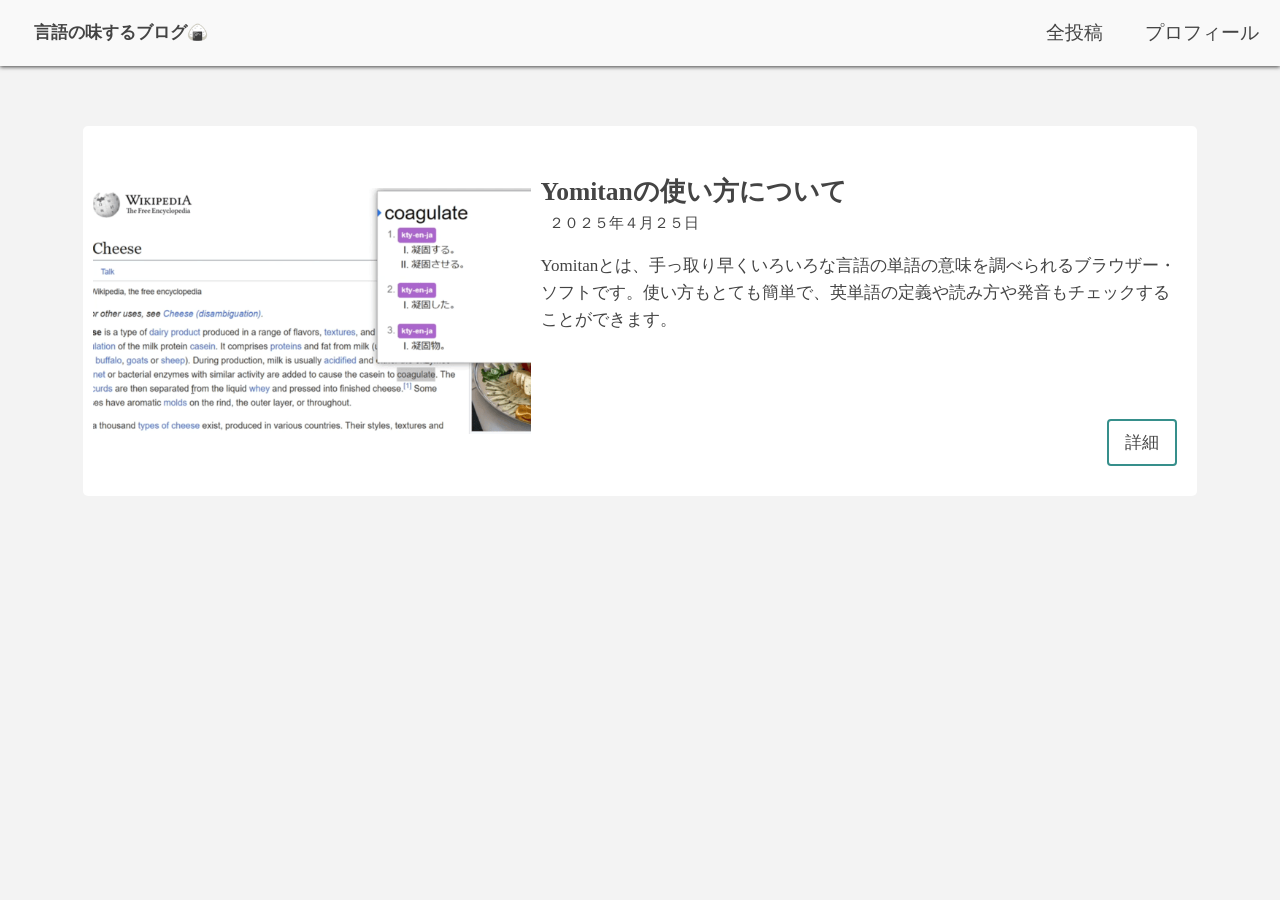
<file: ja/index.html>
<!DOCTYPE html>
<html lang="ja">
<head>
    <meta charset="UTF-8">
    <meta name="robots" content="noindex">
    <meta name="viewport" content="width=device-width, initial-scale=1.0">
    <meta name="description" content="このブログは日本語と英語をテーマにしたものです。主に、言語を勉強するソフトを設定のことを書いています。">
    <meta name="google-site-verification" content="_SCb79MQQsaVk4-meTRTT8BrRZhNSLx7GA8zhKPpbQs" />
    <link rel="stylesheet" href="../style-main-page.css">
    <link rel="icon" href="data:image/svg+xml,<svg xmlns='http://www.w3.org/2000/svg' viewBox='0 0 100 100'><text y='.9em' font-size='90'>🍙</text></svg>"/>
    <title>言語の味するブログ🍙</title>
</head>

<!-- Google tag (gtag.js) -->
<script async src="https://www.googletagmanager.com/gtag/js?id=G-3ZZCG33VS1"></script>
<script>
    window.dataLayer = window.dataLayer || [];
    function gtag(){dataLayer.push(arguments);}
    gtag('js', new Date());

    gtag('config', 'G-3ZZCG33VS1');
</script>

<body>
    <header>
        <div class="logo-text">
            <a href="." class="logo-link">言語の味するブログ🍙</a>
        </div>
        <nav class="main-nav">
            <ul class="right-nav">
                <li>
                    <a href=".">全投稿</a>
                </li>
                <li>
                    <a href="profile.html">プロフィール</a>
                </li>
            </ul>
        </nav>
    </header>

    <main class="main-page-content">
        <section class="main-page-center">
            <article class="card">
                <img src="post-resources/yomitan-usage/videoframe_4961.png" alt="Yomitanが開いていて、英単語と日本語の説明が表示されている" class="card-image">
                <div class="card-body">
                    <h2 class="card-title"><a href="posts/yomitan.html">Yomitanの使い方について</a></h2>
                    <time datetime="2025-04-25">２０２５年４月２５日</time>
                    <p class="card-description">
                        Yomitanとは、手っ取り早くいろいろな言語の単語の意味を調べられるブラウザー・ソフトです。使い方もとても簡単で、英単語の定義や読み方や発音もチェックすることができます。</p>
                    <a href="posts/yomitan.html" class="btn-read-more">詳細</a>
                </div>
            </article>

            <!-- <article class="card">
                <img src="/post-resources/01-04-25/01-04-25.jpg" alt="" class="card-image">
                <div class="card-body">
                    <h2 class="card-title"><a href="">The post title</a></h2>
                    <time datetime="2025-04-01">1 апреля 2025 г.</time>
                    <p class="card-description">
                        Lorem ipsum dolor sit amet consectetur adipisicing elit. Eius, asperiores reprehenderit. Eaque maiores omnis, provident architecto assumenda voluptatum nam voluptate, fugit enim aliquid corporis iusto, nobis amet beatae tempore qui.
                    </p>
                    <a href="#" class="btn-read-more">Read more</a>
                </div>
            </article> -->

            <!-- <article class="card">
                <img src="/post-resources/02-04-25/02-04-25.jpg" alt="" class="card-image">
                <div class="card-body">
                    <h2 class="card-title"><a href="">The post title</a></h2>
                    <time datetime="2025-04-01">1 апреля 2025 г.</time>
                    <p class="card-description">
                        Lorem ipsum dolor sit amet consectetur adipisicing elit. Eius, asperiores reprehenderit. Eaque maiores omnis, provident architecto assumenda voluptatum nam voluptate, fugit enim aliquid corporis iusto, nobis amet beatae tempore qui.
                    </p>
                    <a href="#" class="btn-read-more">Read more</a>
                </div>
            </article> -->
        </section>
    </main>
</body>
</html>
</file>
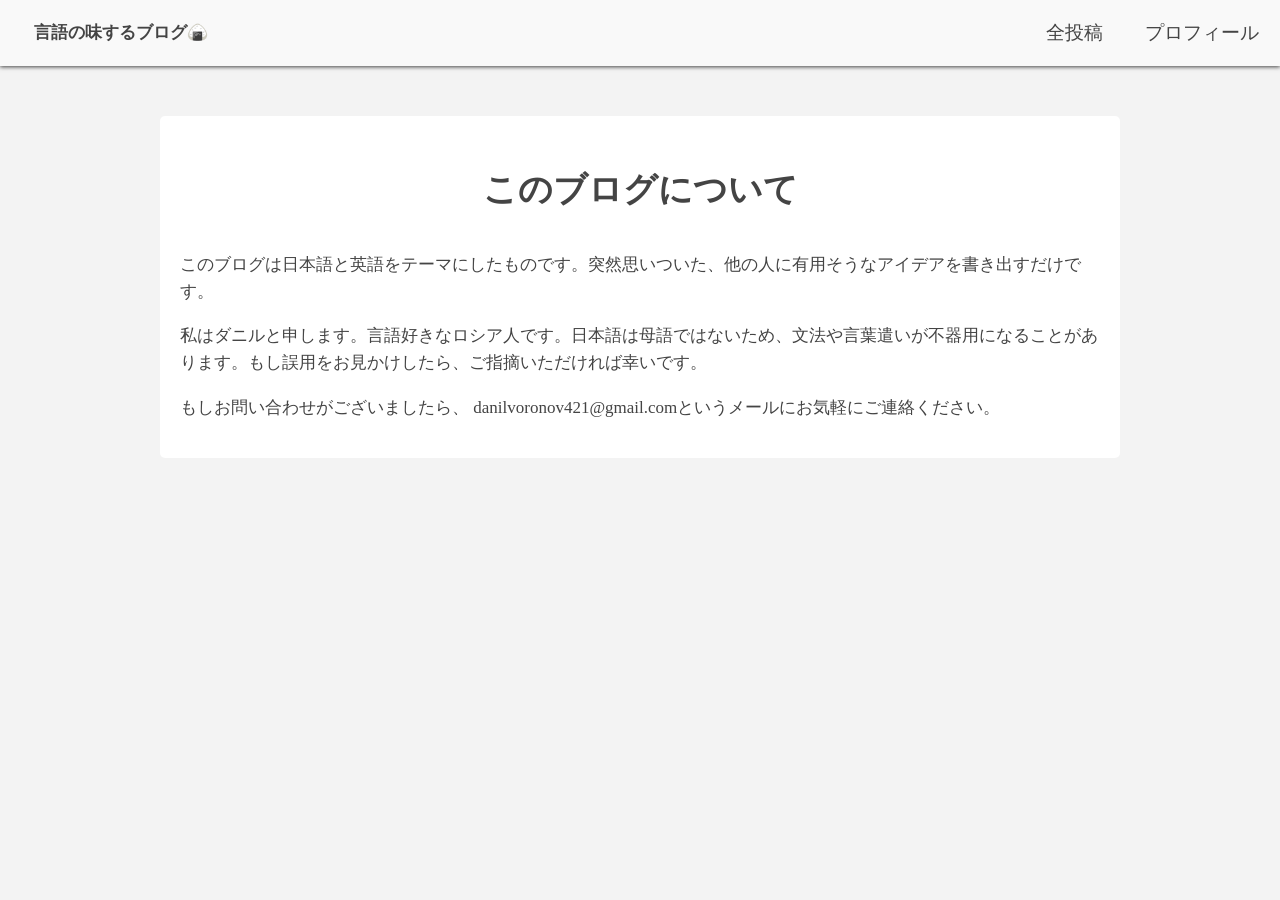
<file: ja/profile.html>
<!DOCTYPE html>
<html lang="ja">
<head>
    <meta charset="UTF-8">
    <meta name="robots" content="noindex">
    <meta name="viewport" content="width=device-width, initial-scale=1.0">
    <link rel="stylesheet" href="../style-main-page.css">
    <link rel="stylesheet" href="../style-post.css">
    <link rel="icon" href="data:image/svg+xml,<svg xmlns='http://www.w3.org/2000/svg' viewBox='0 0 100 100'><text y='.9em' font-size='90'>🍙</text></svg>"/>
    <title>プロフィール</title>
</head>

<!-- Google tag (gtag.js) -->
<script async src="https://www.googletagmanager.com/gtag/js?id=G-3ZZCG33VS1"></script>
<script>
    window.dataLayer = window.dataLayer || [];
    function gtag(){dataLayer.push(arguments);}
    gtag('js', new Date());

    gtag('config', 'G-3ZZCG33VS1');
</script>

<body>
    <header>
        <div class="logo-text">
            <a href="index.html" class="logo-link">言語の味するブログ🍙</a>
        </div>
        <nav class="main-nav">
            <ul class="right-nav">
                <li>
                    <a href=".">全投稿</a>
                </li>
                <li>
                    <a href="profile.html">プロフィール</a>
                </li>
            </ul>
        </nav>
    </header>

    <main class="post-page-content">
        <section class="post-page-center">
            <article class="post">
                <h1 class="post-title">このブログについて</h1>
                <div class="post-body">
                    <p>このブログは日本語と英語をテーマにしたものです。突然思いついた、他の人に有用そうなアイデアを書き出すだけです。</p>
                    <p>私はダニルと申します。言語好きなロシア人です。日本語は母語ではないため、文法や言葉遣いが不器用になることがあります。もし誤用をお見かけしたら、ご指摘いただければ幸いです。</p>
                    <p>もしお問い合わせがございましたら、 danilvoronov421@gmail.comというメールにお気軽にご連絡ください。</p>
                </div>
            </article>
        </section>
    </main>
</body>
</html>
</file>
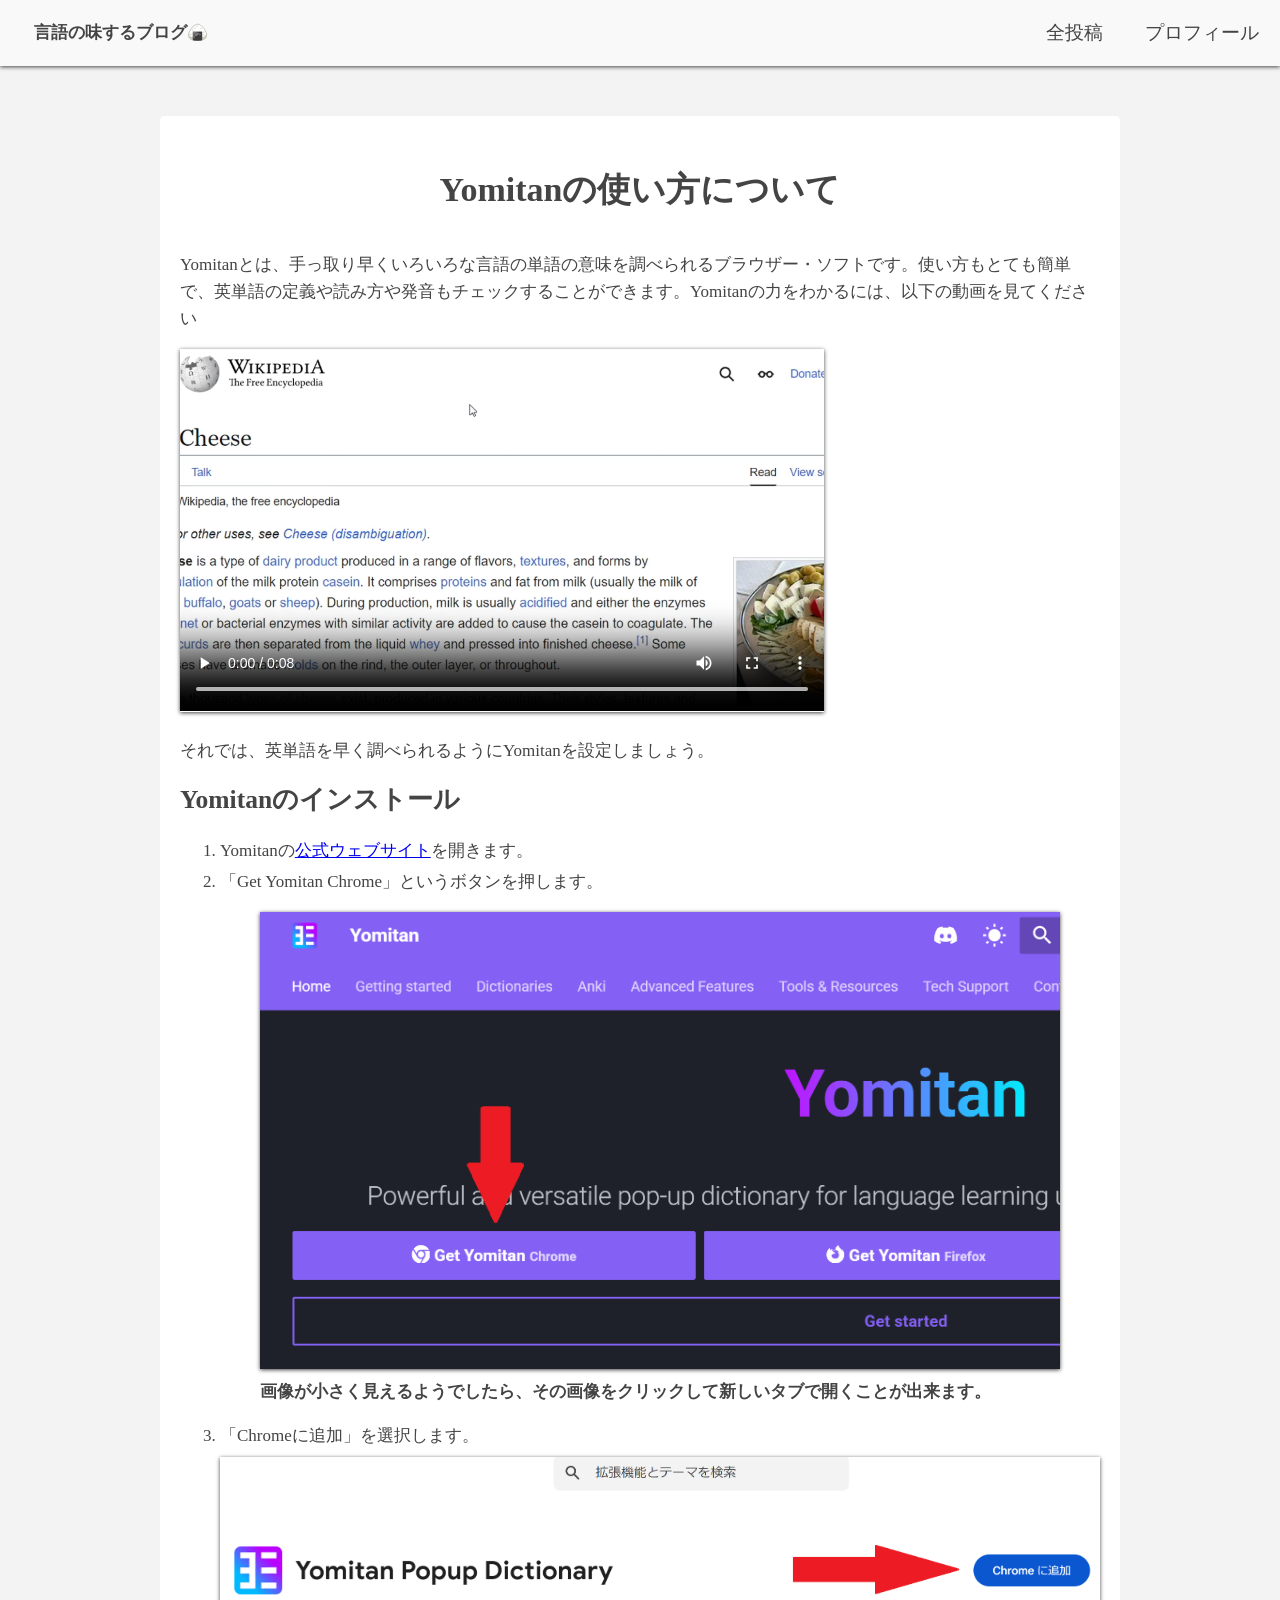
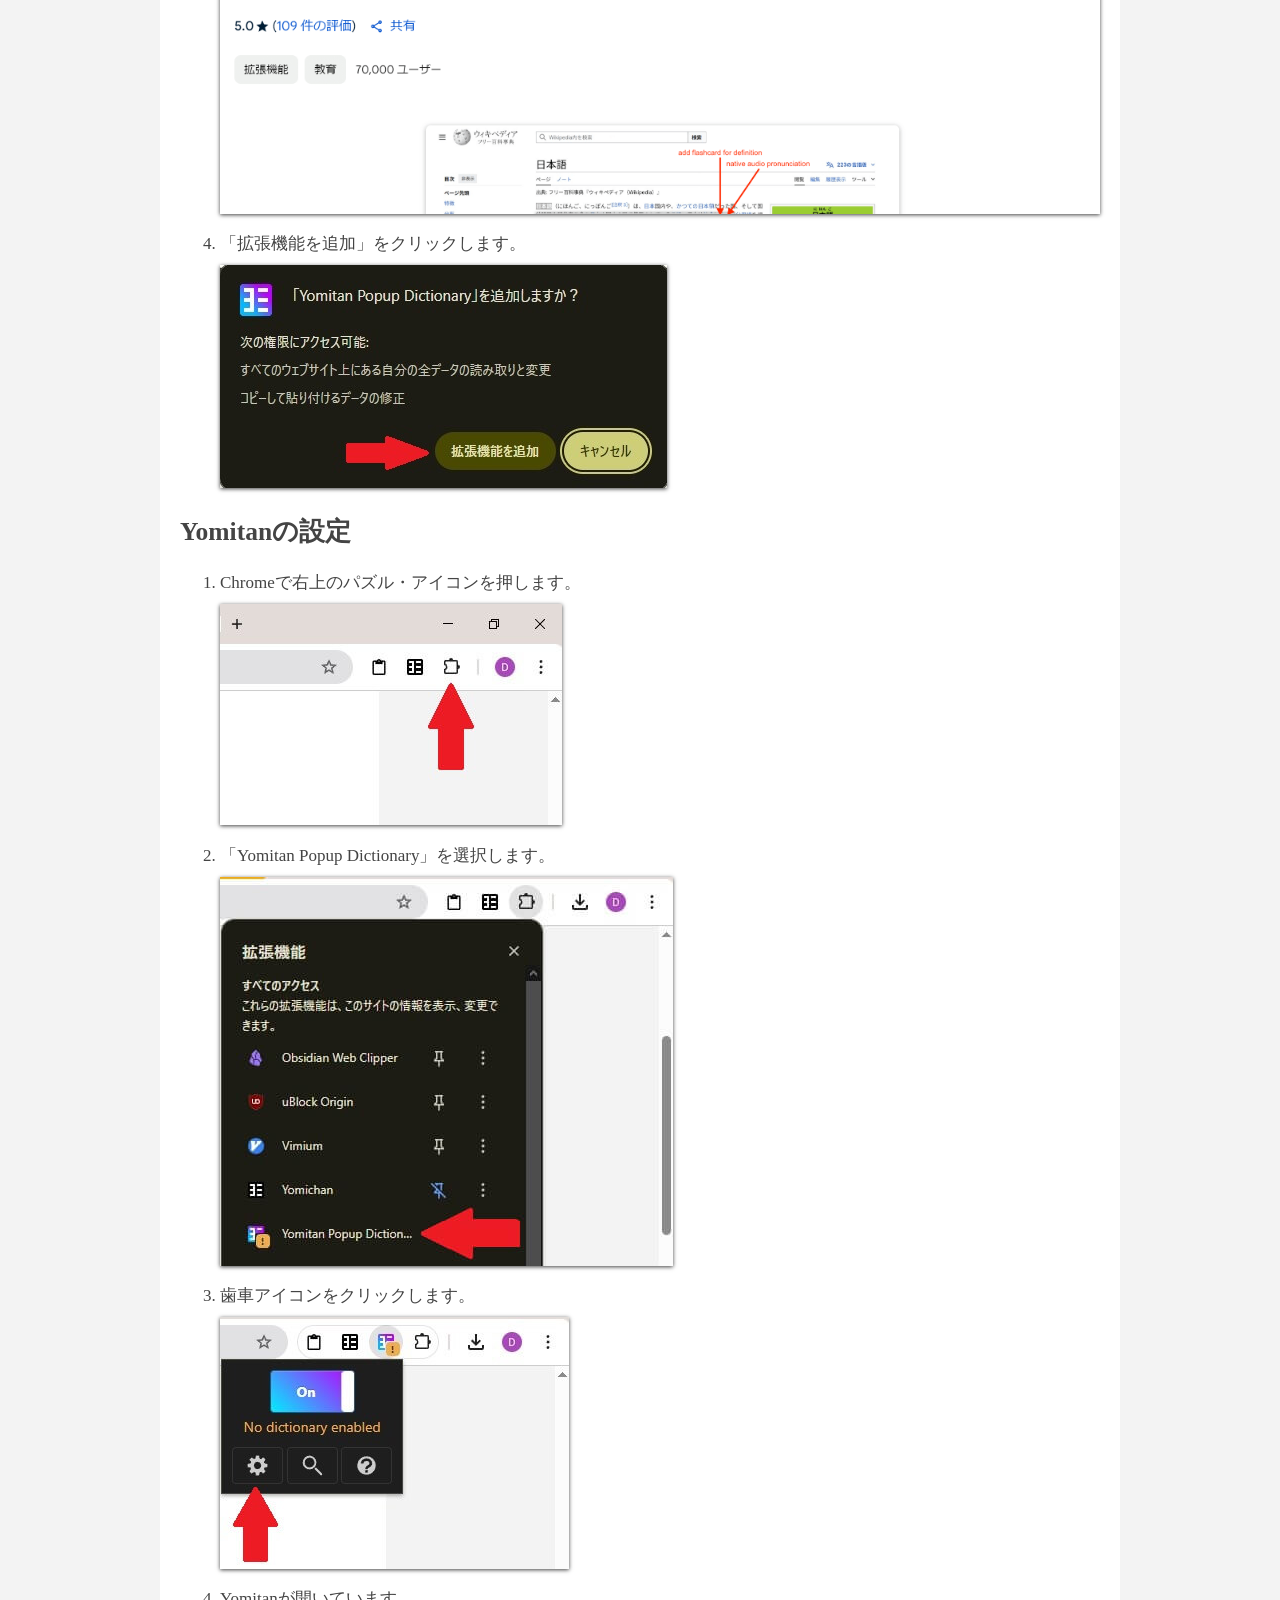
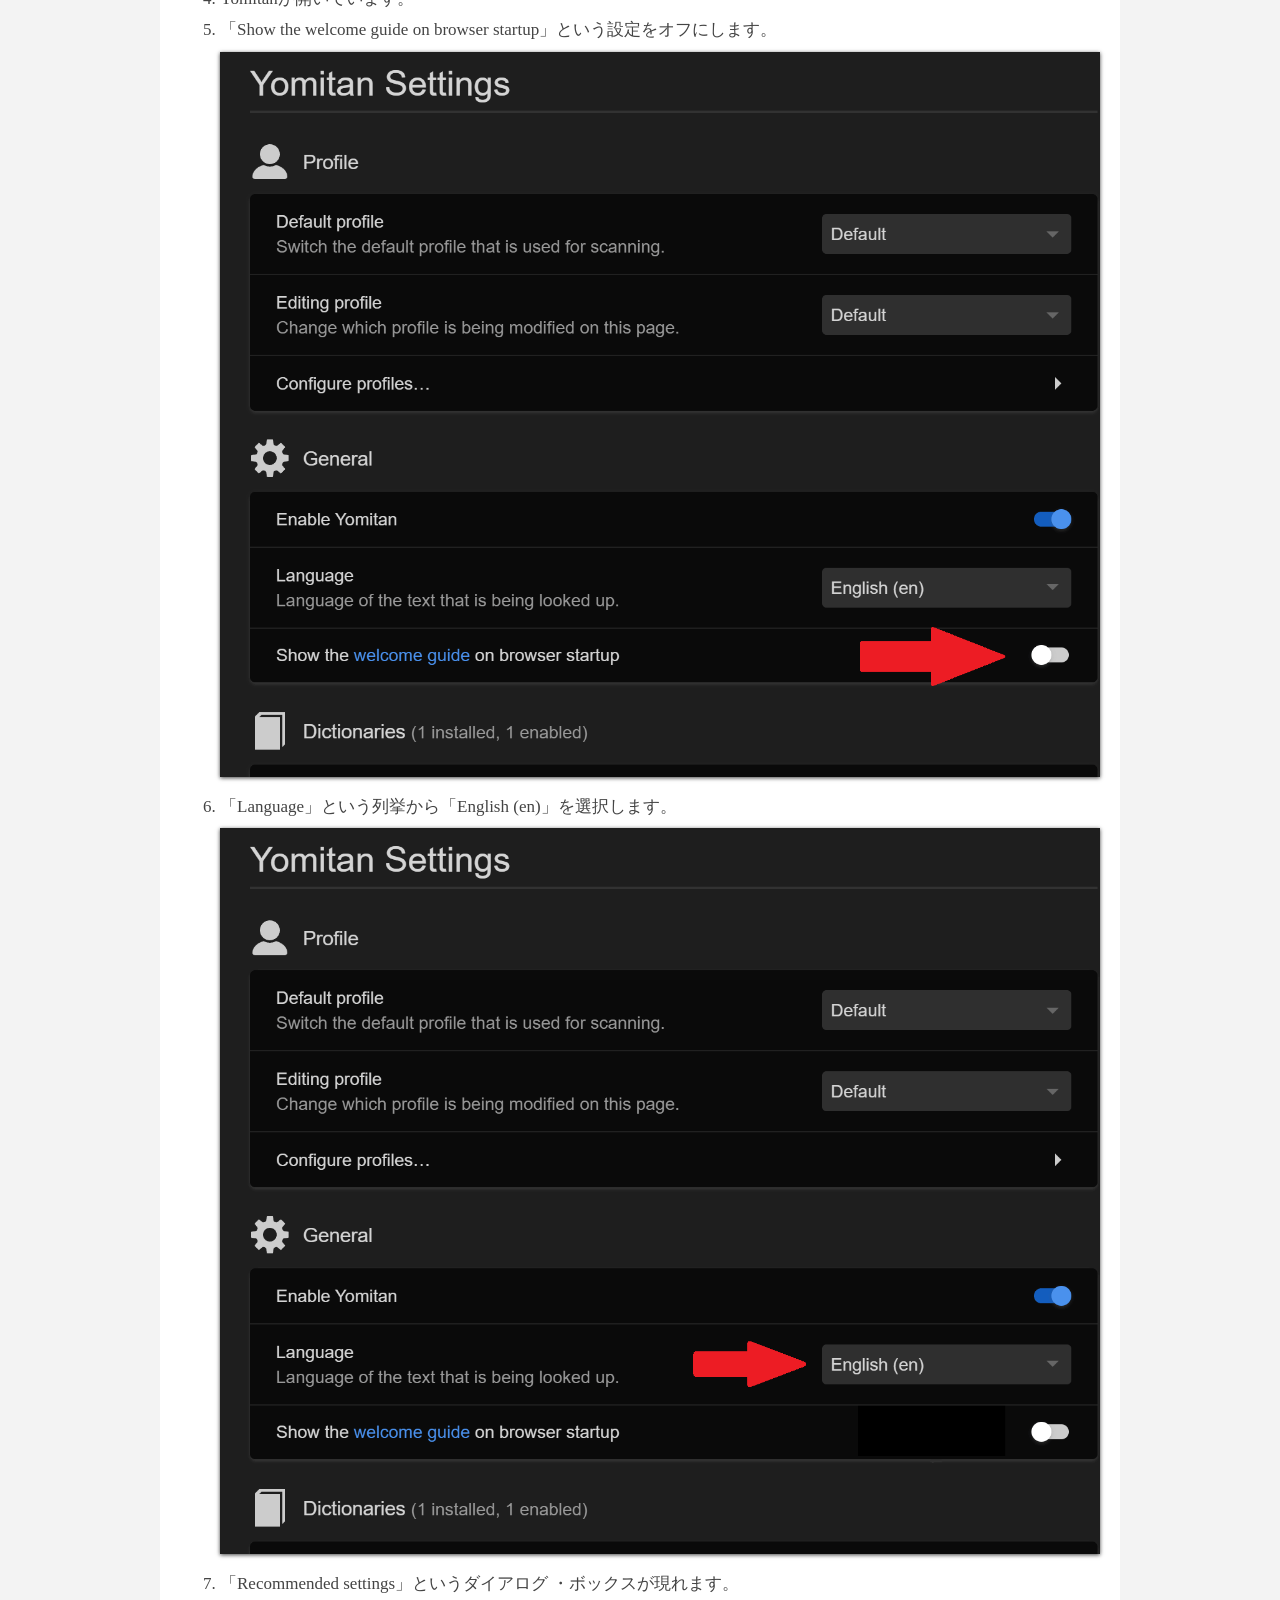
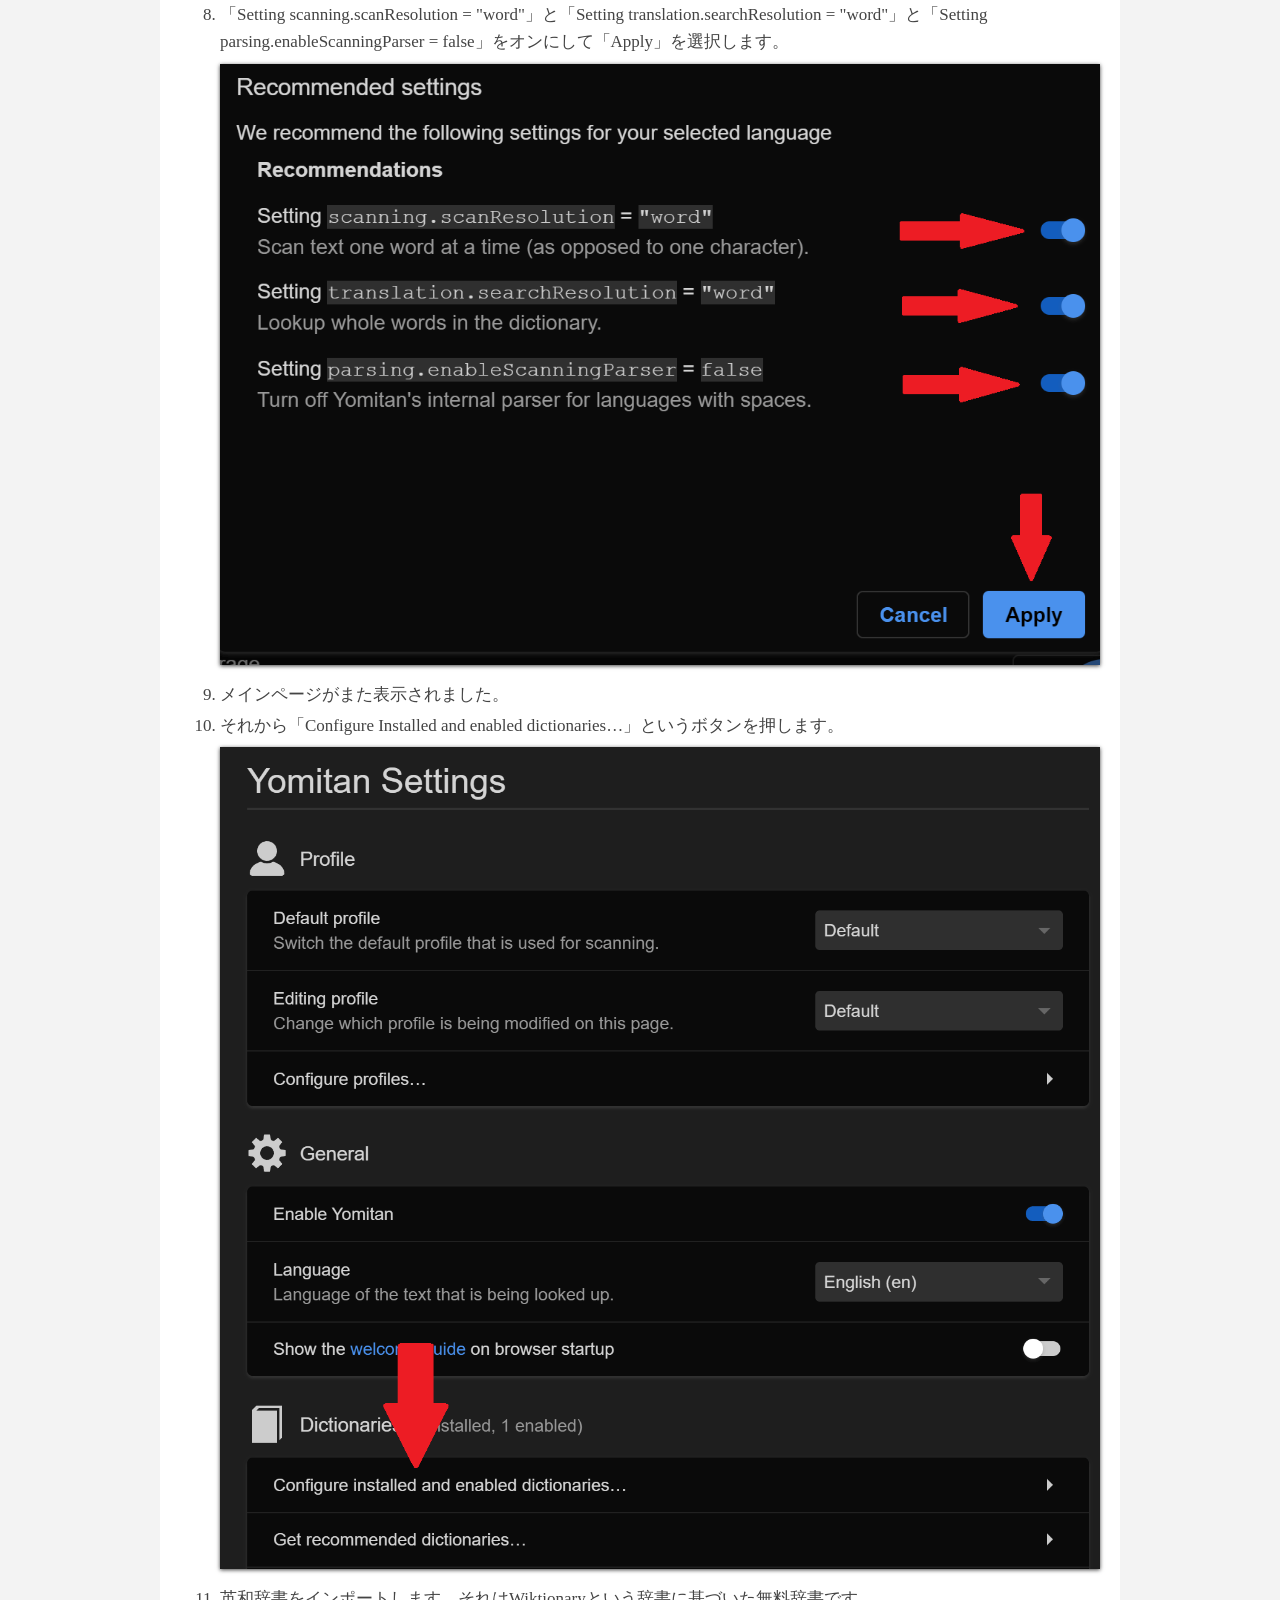
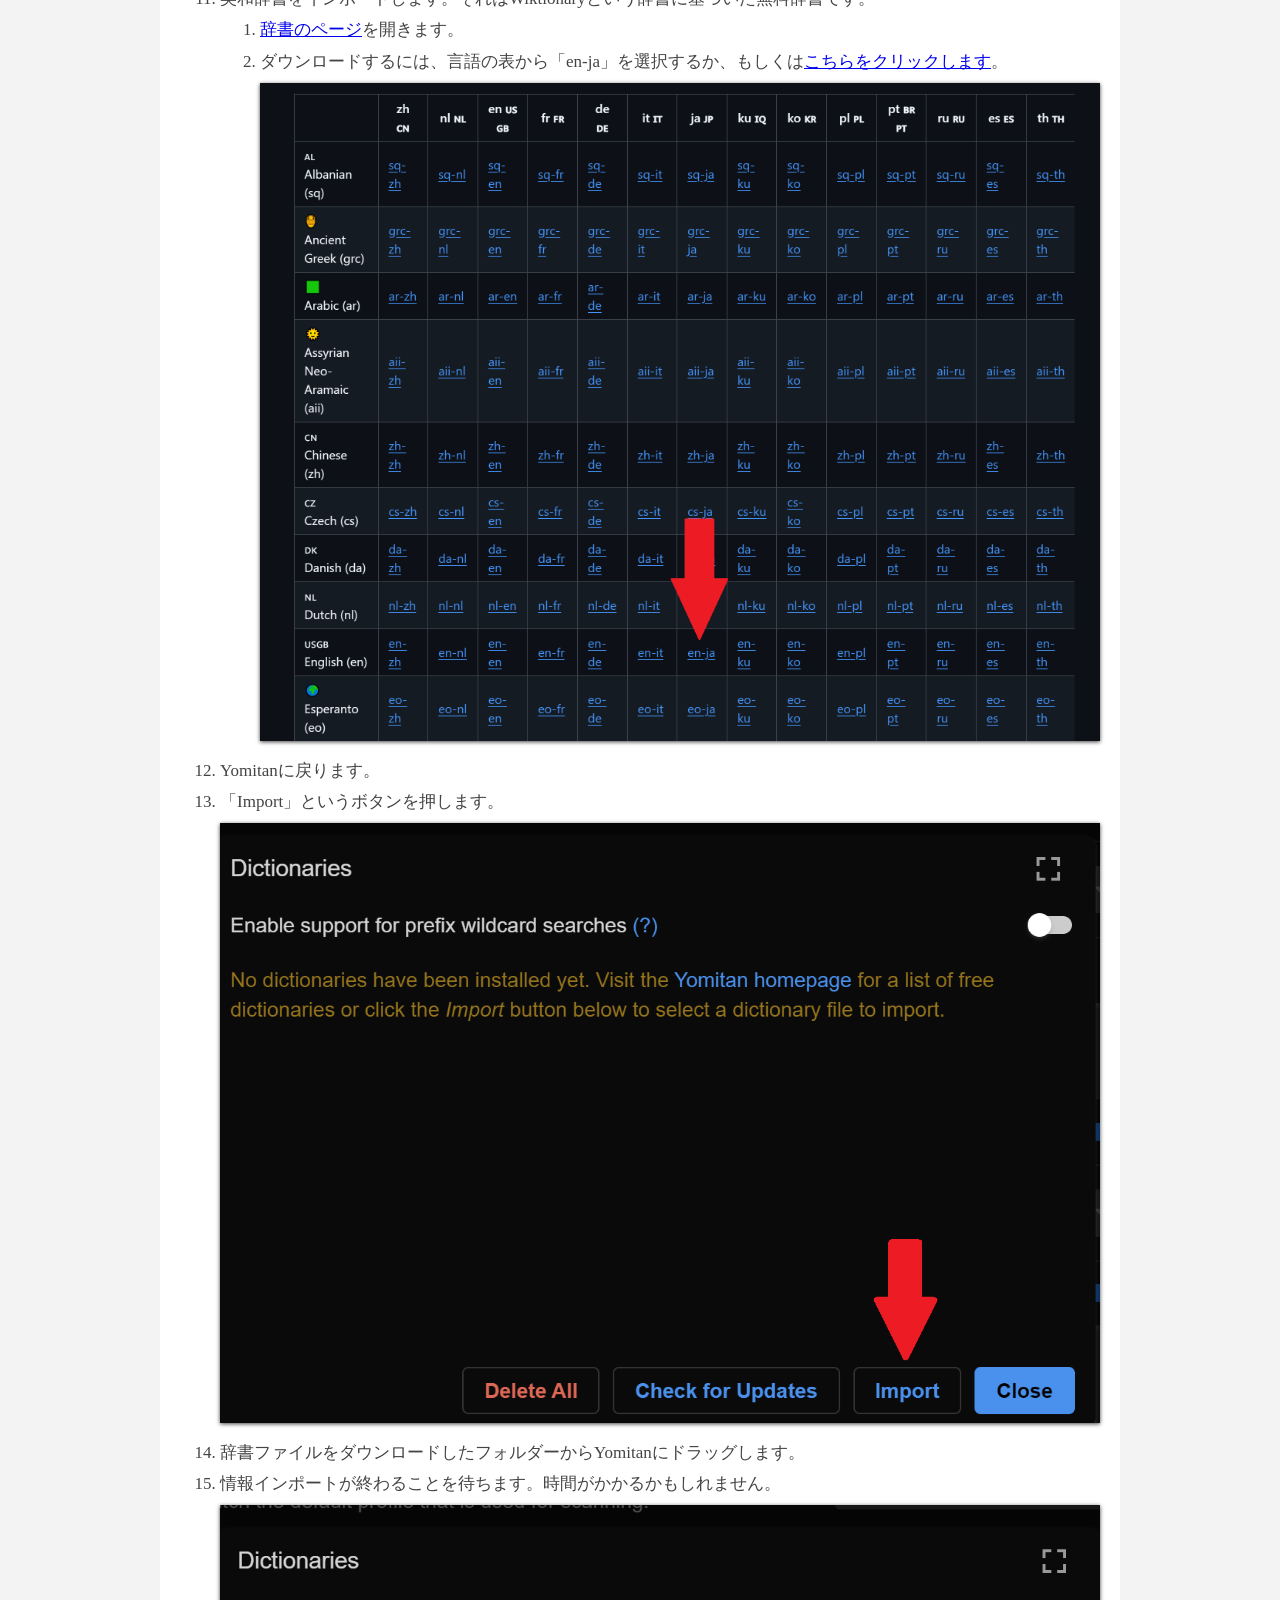
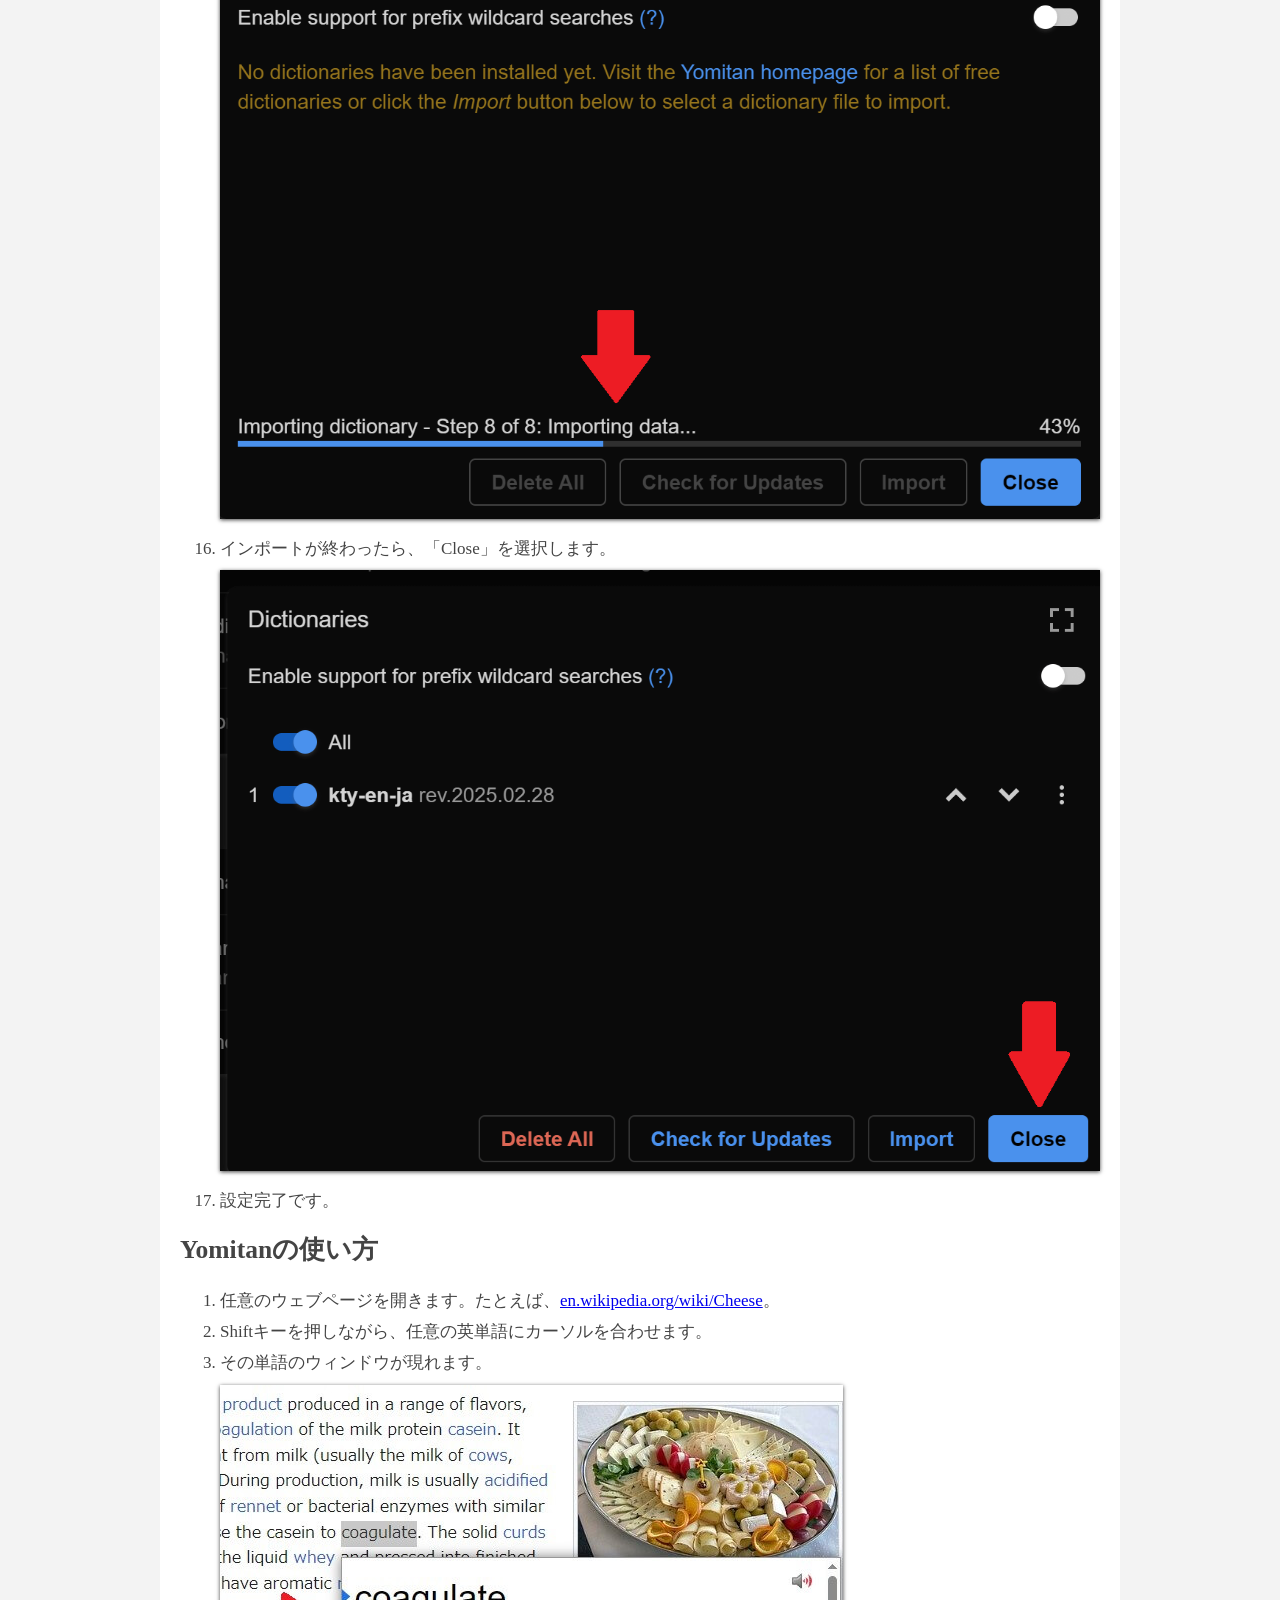
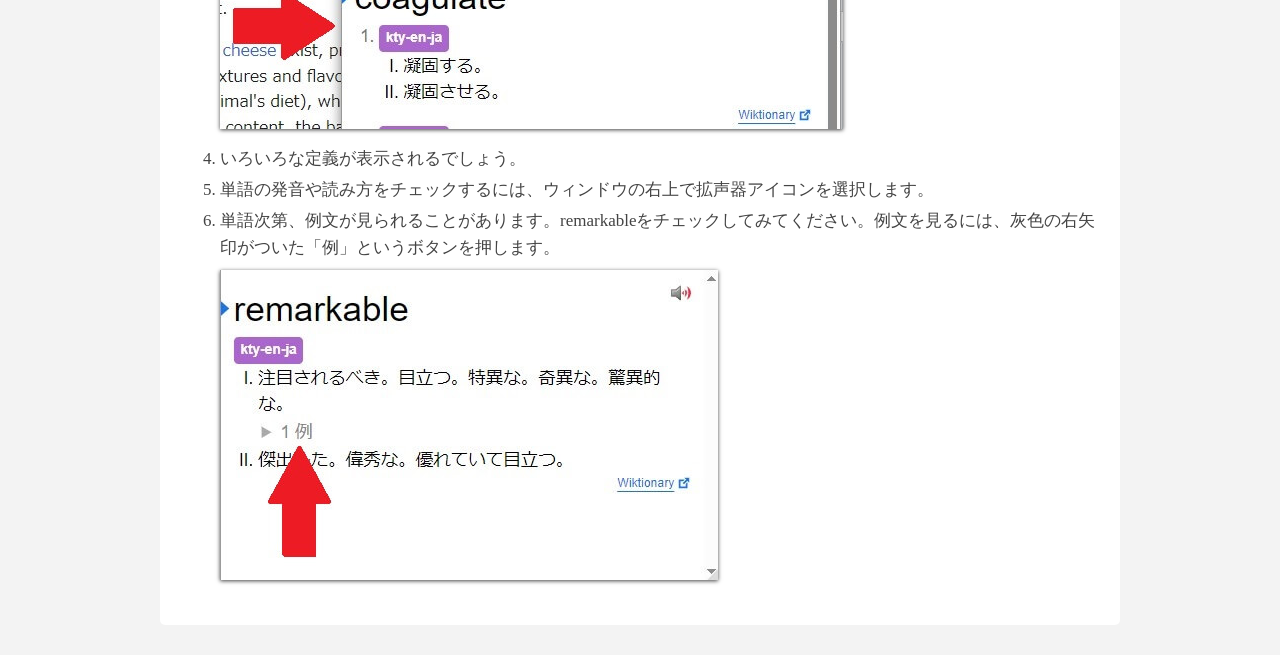
<file: ja/posts/yomitan.html>
<!DOCTYPE html>
<html lang="ja">
<head>
    <meta charset="UTF-8">
    <meta name="viewport" content="width=device-width, initial-scale=1.0">
    <meta name="description" content="Yomitanとは、手っ取り早くいろいろな言語の単語の意味を調べられるブラウザー・ソフトです。英単語の定義や読み方や発音もチェック出来ます。">
    <link rel="canonical" hreflang="ja" href="https://osechi3.github.io/danilov-languages/ja/posts/yomitan.html">
    <link rel="stylesheet" href="../../style-main-page.css">
    <link rel="stylesheet" href="../../style-post.css">
    <link rel="icon" href="data:image/svg+xml,<svg xmlns='http://www.w3.org/2000/svg' viewBox='0 0 100 100'><text y='.9em' font-size='90'>🍙</text></svg>"/>
    <title>Yomitanの設定と辞書と使い方について</title>
</head>

<!-- Google tag (gtag.js) -->
<script async src="https://www.googletagmanager.com/gtag/js?id=G-3ZZCG33VS1"></script>
<script>
    window.dataLayer = window.dataLayer || [];
    function gtag(){dataLayer.push(arguments);}
    gtag('js', new Date());

    gtag('config', 'G-3ZZCG33VS1');
</script>

<body>
    <header>
        <div class="logo-text">
            <a href="../index.html" class="logo-link">言語の味するブログ🍙</a>
        </div>
        <nav class="main-nav">
            <ul class="right-nav">
                <li>
                    <a href="../index.html">全投稿</a>
                </li>
                <li>
                    <a href="../profile.html">プロフィール</a>
                </li>
            </ul>
        </nav>
    </header>

    <main class="post-page-content">
        <section class="post-page-center">
            <article class="post">
                <h1 class="post-title">Yomitanの使い方について</h1>
                <div class="post-body">
                    <p>Yomitanとは、手っ取り早くいろいろな言語の単語の意味を調べられるブラウザー・ソフトです。使い方もとても簡単で、英単語の定義や読み方や発音もチェックすることができます。Yomitanの力をわかるには、以下の動画を見てください</p>
                    <video src="../post-resources/yomitan-usage/yomitan-demonstration.webm" controls></video>
                    <p>それでは、英単語を早く調べられるようにYomitanを設定しましょう。</p>
                    <h2>Yomitanのインストール</h2>
                    <ul class="instructions-list">
                        <li class="instructions-list-item">Yomitanの<a href="https://yomitan.wiki/" target="_blank" rel="noopener">公式ウェブサイト</a>を開きます。</li>
                        <li class="instructions-list-item">「Get Yomitan Chrome」というボタンを押します。
                            <div class="list-image-wrapper">
                                <figure>
                                    <a href="../post-resources/yomitan-usage/yomitan-download-chrome.png" target="_blank">
                                        <img class="list-image" src="../post-resources/yomitan-usage/yomitan-download-chrome.png" alt="Yomitanの公式ウェブサイトのメインページで、赤い矢印がダウンロードボタンを指している">
                                    </a>
                                    <figcaption class="image-disclaimer">
                                        画像が小さく見えるようでしたら、その画像をクリックして新しいタブで開くことが出来ます。
                                    </figcaption>
                                </figure>
                            </div>
                        </li>
                        <li class="instructions-list-item">「Chromeに追加」を選択します。
                            <div class="list-image-wrapper">
                                <a href="../post-resources/yomitan-usage/chrome-webstore.png" target="_blank">
                                    <img class="list-image" src="../post-resources/yomitan-usage/chrome-webstore.png" alt="ChromeウェブストアのYomitanページで、赤い矢印がダウンロードボタンを指している">
                                </a>
                            </div>
                        </li>
                        <li class="instructions-list-item">「拡張機能を追加」をクリックします。
                            <div class="list-image-wrapper">
                                <a href="../post-resources/yomitan-usage/accept-extension.jpg" target="_blank">
                                    <img class="list-image" src="../post-resources/yomitan-usage/accept-extension.jpg" alt="赤い矢印がChrome拡張機をインポートボタンを指している">
                                </a>
                            </div>
                        </li>
                    </ul>
                    <h2>Yomitanの設定</h2>
                    <ul class="instructions-list">
                        <li class="instructions-list-item">Chromeで右上のパズル・アイコンを押します。
                            <div class="list-image-wrapper">
                                <a href="../post-resources/yomitan-usage/extension-icon.jpg" target="_blank">
                                    <img class="list-image" src="../post-resources/yomitan-usage/extension-icon.jpg" alt="赤い矢印がChrome拡張機リストのボタンを指している">
                                </a>
                            </div>
                        </li>
                        <li class="instructions-list-item">「Yomitan Popup Dictionary」を選択します。
                            <div class="list-image-wrapper">
                                <a href="../post-resources/yomitan-usage/open-yomitan.jpg" target="_blank">
                                    <img class="list-image" src="../post-resources/yomitan-usage/open-yomitan.jpg" alt="赤い矢印が拡張機のリストのYomitanを指している">
                                </a>
                            </div>
                        </li>
                        <li class="instructions-list-item">歯車アイコンをクリックします。
                            <div class="list-image-wrapper">
                                <a href="../post-resources/yomitan-usage/open-yomitan-settings.jpg" target="_blank">
                                    <img class="list-image" src="../post-resources/yomitan-usage/open-yomitan-settings.jpg" alt="赤い矢印が設定の歯車アイコンを指している">
                                </a>
                            </div>
                        </li>
                        <li class="instructions-list-item">Yomitanが開いています。</li>
                        <li class="instructions-list-item">「Show the welcome guide on browser startup」という設定をオフにします。
                            <div class="list-image-wrapper">
                                <a href="../post-resources/yomitan-usage/turn-off-welcome-guide.png" target="_blank">
                                    <img class="list-image" src="../post-resources/yomitan-usage/turn-off-welcome-guide.png" alt="赤い矢印が案内書を無効にする設定を指している">
                                </a>
                            </div>
                        </li>
                        <li class="instructions-list-item">「Language」という列挙から「English (en)」を選択します。
                            <div class="list-image-wrapper">
                                <a href="../post-resources/yomitan-usage/choose-english.png" target="_blank">
                                    <img class="list-image" src="../post-resources/yomitan-usage/choose-english.png" alt="赤い矢印が言語リストの英語を指している">
                                </a>
                            </div>
                        </li>
                        <li class="instructions-list-item">「Recommended settings」というダイアログ ・ボックスが現れます。</li>
                        <li class="instructions-list-item">「Setting scanning.scanResolution = "word"」と「Setting translation.searchResolution = "word"」と「Setting parsing.enableScanningParser = false」をオンにして「Apply」を選択します。
                            <div class="list-image-wrapper">
                                <a href="../post-resources/yomitan-usage/recommended-settings.png" target="_blank">
                                    <img class="list-image" src="../post-resources/yomitan-usage/recommended-settings.png" alt="赤い矢印が三つお勧めの設定を有効にするよう指している">
                                </a>
                            </div>
                        </li>
                        <li class="instructions-list-item">メインページがまた表示されました。</li>
                        <li class="instructions-list-item">それから「Configure Installed and enabled dictionaries…」というボタンを押します。
                            <div class="list-image-wrapper">
                                <a href="../post-resources/yomitan-usage/configure-dictionaries.png" target="_blank">
                                    <img class="list-image" src="../post-resources/yomitan-usage/configure-dictionaries.png" alt="赤い矢印が辞書を追加できる設定を指している">
                                </a>
                            </div>
                        </li>
                        <li class="instructions-list-item">
                            英和辞書をインポートします。それはWiktionaryという辞書に基づいた無料辞書です。
                            <ul>
                                <li class="instructions-list-item"><a href="https://github.com/yomidevs/kaikki-to-yomitan/blob/master/downloads.md" target="_blank"  rel="noopener">辞書のページ</a>を開きます。</li>
                                <li class="instructions-list-item"> ダウンロードするには、言語の表から「en-ja」を選択するか、もしくは<a href="https://github.com/yomidevs/kaikki-to-yomitan/releases/latest/download/kty-en-ja.zip" target="_blank">こちらをクリックします</a>。
                                    <div class="list-image-wrapper">
                                        <a href="../post-resources/yomitan-usage/choose-dictionary.png" target="_blank">
                                            <img class="list-image" src="../post-resources/yomitan-usage/choose-dictionary.png" alt="赤い矢印が英語辞書を指している">
                                        </a>
                                    </div>
                                </li>
                            </ul>
                        </li>
                        <li class="instructions-list-item">Yomitanに戻ります。</li>
                        <li class="instructions-list-item">「Import」というボタンを押します。
                            <div class="list-image-wrapper">
                                <a href="../post-resources/yomitan-usage/import-button.png" target="_blank">
                                    <img class="list-image" src="../post-resources/yomitan-usage/import-button.png" alt="赤い矢印が辞書をインポートするボタンを指している">
                                </a>
                            </div>
                        </li>
                        <li class="instructions-list-item">辞書ファイルをダウンロードしたフォルダーからYomitanにドラッグします。</li>
                        <li class="instructions-list-item">情報インポートが終わることを待ちます。時間がかかるかもしれません。
                            <div class="list-image-wrapper">
                                <a href="../post-resources/yomitan-usage/dictionary-import.png" target="_blank">
                                    <img class="list-image" src="../post-resources/yomitan-usage/dictionary-import.png" alt="赤い矢印がインポートの進捗状況を指している">
                                </a>
                            </div>
                        </li>
                        <li class="instructions-list-item">インポートが終わったら、「Close」を選択します。
                            <div class="list-image-wrapper">
                                <a href="../post-resources/yomitan-usage/close-button.png" target="_blank">
                                    <img class="list-image" src="../post-resources/yomitan-usage/close-button.png" alt="赤い矢印がインポートを完了するボタンを指している">
                                </a>
                            </div>
                        </li>
                        <li class="instructions-list-item">設定完了です。</li>
                    </ul>
                    <h2>Yomitanの使い方</h2>
                    <ul class="instructions-list">
                        <li class="instructions-list-item">任意のウェブページを開きます。たとえば、<a href="https://en.wikipedia.org/wiki/Cheese" target="_blank" rel="noopener">en.wikipedia.org/wiki/Cheese</a>。</li>
                        <li class="instructions-list-item">Shiftキーを押しながら、任意の英単語にカーソルを合わせます。</li>
                        <li class="instructions-list-item">その単語のウィンドウが現れます。
                            <div class="list-image-wrapper">
                                <a href="../post-resources/yomitan-usage/example-word.jpg" target="_blank">
                                    <img class="list-image" src="../post-resources/yomitan-usage/example-word.jpg" alt="赤い矢印が英語例文と日本語の説明を指している">
                                </a>
                            </div>
                        </li>
                        <li class="instructions-list-item">いろいろな定義が表示されるでしょう。</li>
                        <li class="instructions-list-item">単語の発音や読み方をチェックするには、ウィンドウの右上で拡声器アイコンを選択します。
                        </li>
                        <li class="instructions-list-item">単語次第、例文が見られることがあります。remarkableをチェックしてみてください。例文を見るには、灰色の右矢印がついた「例」というボタンを押します。
                            <div class="list-image-wrapper">
                                <a href="../post-resources/yomitan-usage/example-within-card.jpg" target="_blank">
                                    <img class="list-image" src="../post-resources/yomitan-usage/example-within-card.jpg" alt="赤い矢印が例文表示するボタンを指している">
                                </a>
                            </div>
                        </li>
                    </ul>
                </div>
            </article>
        </section>
    </main>
</body>
</html>
</file>
<file: style-main-page.css>
body {
    padding: 0px;
    margin: 0px;

    line-height: 1.6;
    font-size: 17px;
    color: #444;

    background-color: #f3f3f3;
}

header {
    position: sticky;
    top: 0;

    box-shadow: 0 1px 4px 0 #444;
}

h1 {
    font-size: 2em;
}

h2 {
    font-size: 1.5em;
}

h3 {
    font-size: 1.17em;
}

h1, h2, h3 {
    line-height: 1.2;
    font-weight: bold;
}



/* NAVIGATION BAR */

header {
    display: flex;
    align-items: center;

    background-color: #f9f9f9;
    height: 66px;
}

.logo-text {
    box-sizing: border-box;
    display: flex;
    align-items: center;

    height: inherit;
    margin-left: 2em;
}

.logo-link {
    font-weight: bold;
    text-decoration: none;
    color: #444;
}

.main-nav {
    margin-left: auto;
}

.main-nav * {
    color: #444;
}

.right-nav {
    display: flex;

    margin: 0;
    padding: 0;
    list-style: none;
}

.right-nav li a {
    display: block;
    padding: 18px 21px;
    font-size: 1.1em;

    text-decoration: none;
}

.right-nav li a:hover {
    background-color: #e4e4e4;
    transition: 0.5s;
}



/* MAIN CONTENT */

.main-page-content {
    width: 90%;
    margin: 50px auto 30px;
}

.main-page-center {
    display: flex;
    flex-direction: column;
}

.card {
    display: flex;

    width: 95%;
    height: 330px;
    margin: 10px auto;
    padding: 20px 10px;

    border-radius: 5px;
    background: #fff;
}

.card-title {
    margin-bottom: 3px;
}

.card-title a {
    text-decoration: none;
    color: #444;
}

.card-image {
    width: 40%;
    height: 100%;

    object-fit: contain;
}

.card-body {
    display: flex;
    flex-direction: column;

    padding: 10px;
    width: 60%;
}

.card-body time {
    margin-left: 8px;

    font-size: 15px;
}

.btn-read-more {
    padding: .5rem 1rem;
    margin-top: auto;
    margin-left: auto;

    color: #444;

    background: transparent;
    border: 2px solid #368F8B;
    border-radius: .25rem;
    text-decoration: none;
}

.btn-read-more:hover {
    color: #fff;

    background: #368F8B;

    transition: .25s;
}



/* MEDIA QUERIES */

@media screen and (max-width: 950px) {

    .main-page-content {
        width: 100%;
        margin: 50px auto 5px;
    }
}

@media screen and (max-width: 800px) {

    .card {
        flex-direction: column;
        align-items: center;

        height: auto;
    }

    .card-image {
        width: 50%;
    }
    
    .card-body {
        display: flex;
        flex-direction: column;
        align-items: center;
    
        padding: 10px;
        width: 100%;
    }
}

@media screen and (max-width: 460px) {
    header {
        height: 100%;

        flex-direction: column;
    }

    .main-nav {
        margin-left: 0;
        width: 100%;
    }
    
    .right-nav li {
        flex-grow: 1;
        
        text-align: center;
    }

    .right-nav li a {
        padding-top: 5px;
        padding-bottom: 5px;
    }
}
</file>
<file: style-post.css>
/* INDIVIDUAL POST */

body {
    padding: 0px;
    margin: 0px;

    line-height: 1.6;
    font-size: 17px;
    color: #444;

    background-color: #f3f3f3;
}

.post-page-content {
    width: 75%;
    margin: 50px auto 30px;
}

.post {
    padding: 20px;

    font-size: 17px;

    background: #fff;
    border-radius: 5px;
}

.post-title {
    text-align: center;
    margin-bottom: 40px;
}

.post-body video {
    width: 70%;

    box-shadow: 0 1px 4px 0 #444;
}

.instructions-list-item {
    margin-top: 4px;
    margin-bottom: 4px;

    list-style-type: decimal;
}

.list-image-wrapper {
    margin-top: 8px;
    margin-bottom: 8px;
}

.list-image {
    max-inline-size: 100%;
    block-size: auto;

    box-shadow: 0 1px 4px 0 #444;
}

.image-disclaimer {
    font-weight: bold;
}



/* MEDIA QUERIES */

@media screen and (max-width: 1200px) {

    .post-page-content {
        width: 90%;
        margin: 50px auto 5px;
    }

    .post-body video {
        width: 90%;
    }
}

@media screen and (max-width: 900px) {

    .post-page-content {
        width: 95%;
    }

    .post-body video {
        width: 97%;
    }
}

@media screen and (max-width: 500px) {

    .post {
        padding-left: 10px;
        padding-right: 10px;
    }

    .post-page-content {
        width: 100%;
    }

    .post-body video {
        width: 100%;
    }
}
</file>
